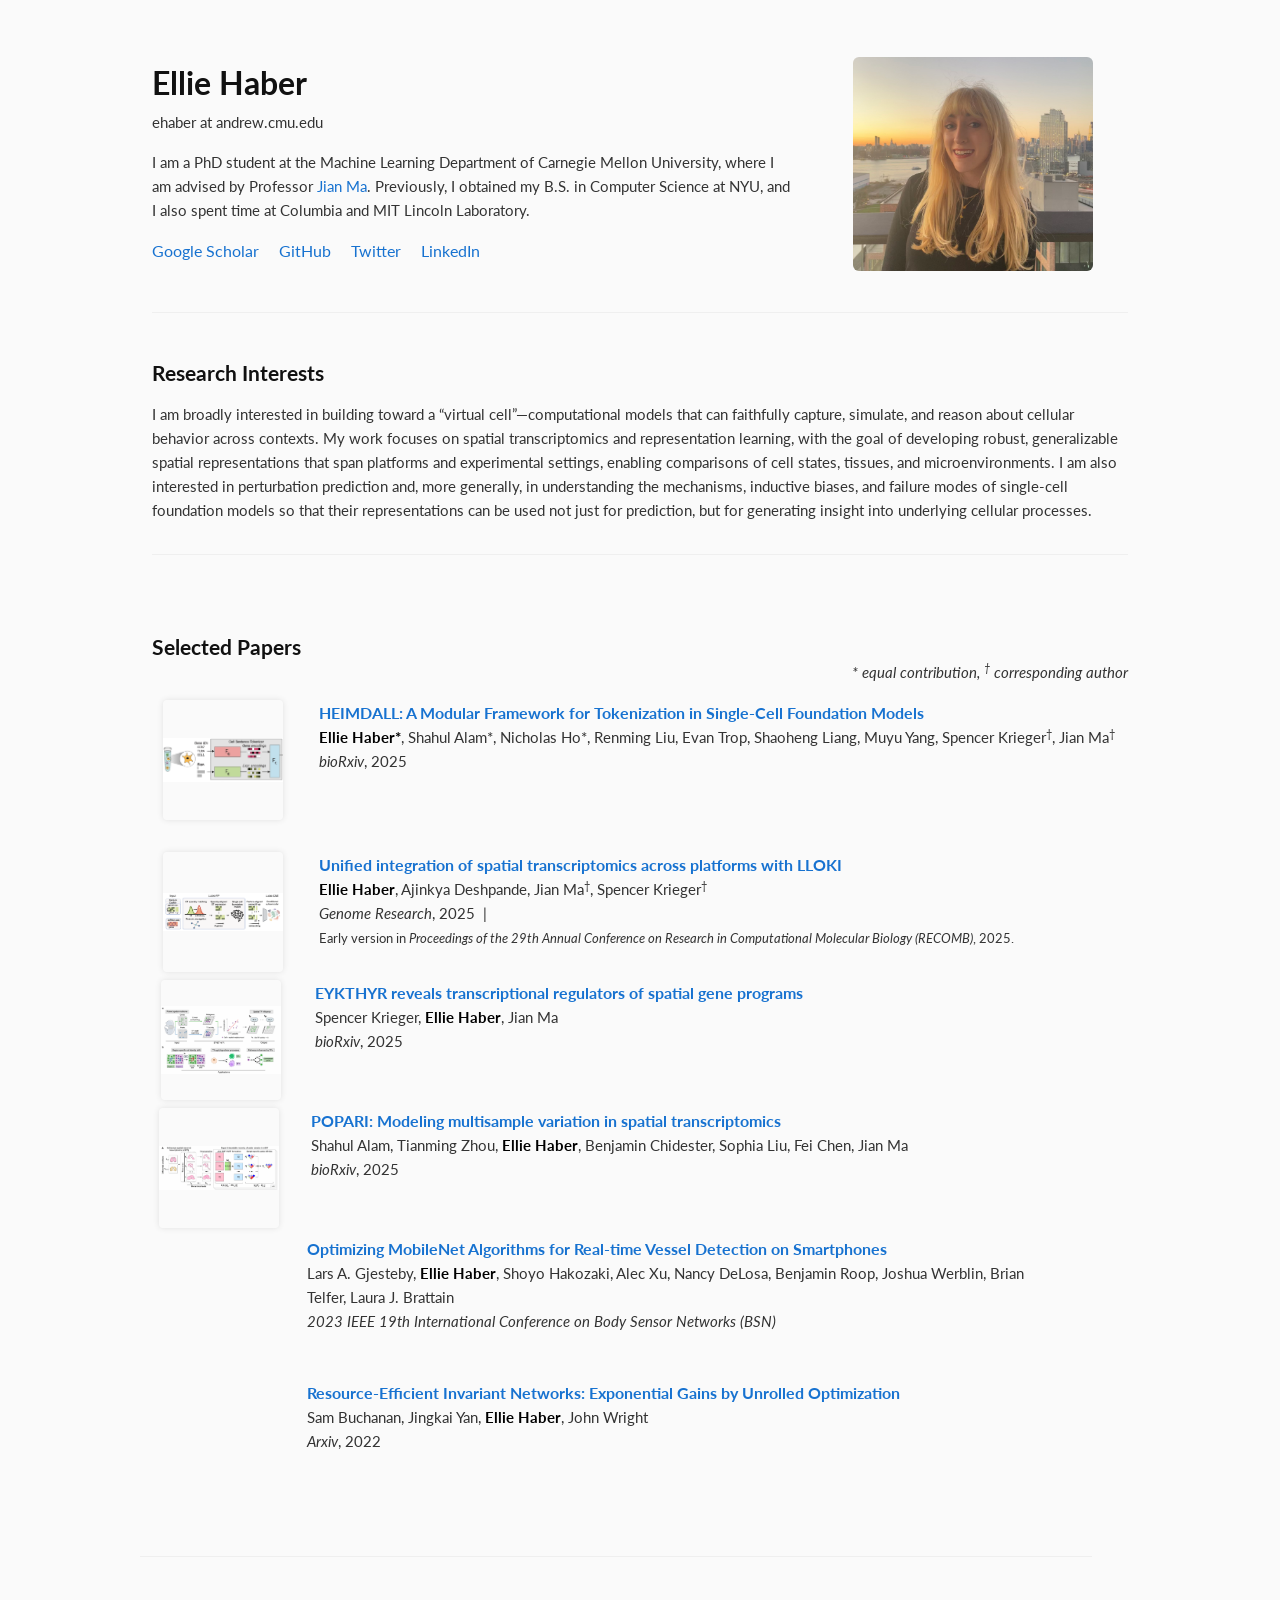
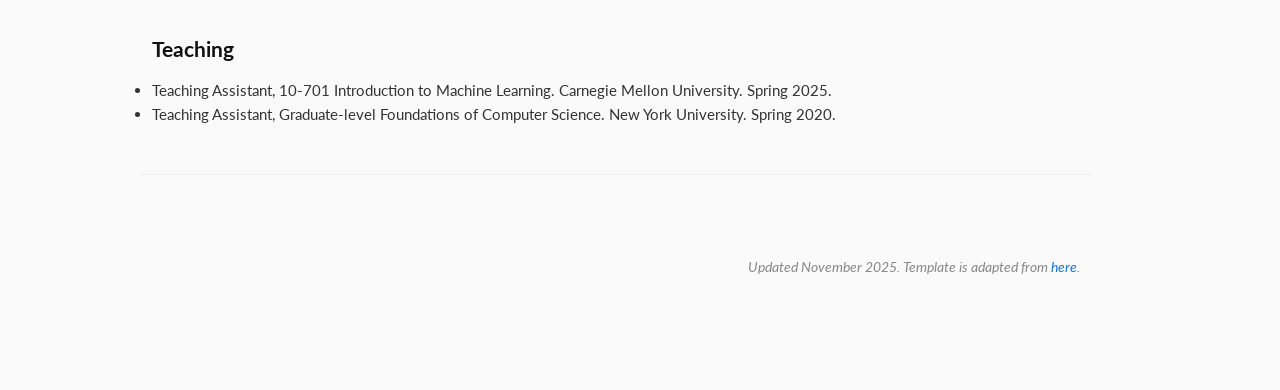
<file: index.html>
<!DOCTYPE html>
<html lang="en">
<head>
  <meta charset="UTF-8">
  <title>Ellie Haber</title>
  <meta name="author" content="Ellie Haber">
  <meta name="viewport" content="width=device-width, initial-scale=1">

  <!-- Bootstrap 5 CSS -->
  <link 
    href="https://cdn.jsdelivr.net/npm/bootstrap@5.3.0/dist/css/bootstrap.min.css" 
    rel="stylesheet"
  >
  
  <!-- Your Custom Stylesheet (Merged CSS) -->
  <link rel="stylesheet" href="wip_stylesheet.css">

  <!-- Favicon -->
  <link rel="icon" type="image/png" href="images/icon.jpeg">
</head>
<body>




<!-- MAIN CONTENT -->
<div class="container my-5">

  <!-- HEADER / INTRO -->
  <div class="row align-items-center">
    <div class="col-md-8 text-md-start mb-3">
      <!-- We replace <name> tag with .name-large or just use an H1 -->
      <h1 class="name-large fw-bold">Ellie Haber</h1>
      <p>ehaber at andrew.cmu.edu</p>
      <p>
        I am a PhD student at the Machine Learning Department of Carnegie Mellon University, 
        where I am advised by Professor 
        <a href="https://www.cs.cmu.edu/~jianma/">Jian Ma</a>. 
        Previously, I obtained my B.S. in Computer Science at NYU, and I also spent time at Columbia and MIT Lincoln Laboratory. 

      </p>
      <div class="social-links">
        <a href="https://scholar.google.com/citations?user=KwWymY0AAAAJ&hl=en" target="_blank">Google Scholar</a>
        <a href="https://github.com/elliehaber07" target="_blank">GitHub</a>
        <a href="https://twitter.com/ellie_haber" target="_blank">Twitter</a>
        <a href="https://www.linkedin.com/in/ellie-haber/" target="_blank">LinkedIn</a>
      </div>
    </div>
    <div class="col-md-4 text-center">
      <a href="images/photo.png">
        <img 
          src="images/ellie_photo.jpg" 
          alt="profile photo" 
          class="profile-image" 
        >
      </a>
    </div>
  </div>
  
  <!-- RESEARCH SECTION -->
  <hr class="section-divider" />
  <h2 class="custom-heading" id="research">Research Interests</h2>
  <p>
    I am broadly interested in building toward
    a “virtual cell”—computational models that can faithfully
    capture, simulate, and reason about cellular behavior across contexts. 
    My work focuses on spatial transcriptomics and representation learning,
    with the goal of developing robust, generalizable spatial representations that span 
    platforms and experimental settings,
    enabling comparisons of cell states, tissues, and microenvironments.
    I am also interested in perturbation prediction and, more generally,
    in understanding the mechanisms, inductive biases, and failure modes of single-cell
    foundation models so that their representations can be used not just for prediction, 
    but for generating insight into underlying cellular processes.
  </p>


  <!-- SELECTED WORKS -->
  <hr class="section-divider" />
  <!-- <h2 class="custom-heading" id="preprint">Selected works</h2> -->
  <div class="d-flex align-items-baseline gap-2">
    <h2 class="custom-heading mb-0" id="preprint">Selected Papers</h2>
  </div>
  <p class="text-end"><em>* equal contribution, <sup>&dagger;</sup> corresponding author</em></p>

  <!-- Heimdall -->
  <div class="row mb-4 paper-row align-items-start">
    <div class="col-12 col-md-2 text-center mb-2">
      <img src="images/heimdall_overview.jpg" alt="heimdall" class="paper-image img-fluid">
    </div>
    <div class="col-12 col-md-10">
      <a href="https://www.biorxiv.org/content/10.1101/2025.11.09.687403v1" class="paper-title">
        HEIMDALL: A Modular Framework for Tokenization in Single-Cell Foundation Models
      </a><br>
      <strong class="author-highlight">Ellie Haber*</strong>,
      Shahul Alam*,
      Nicholas Ho*,
      Renming Liu,
      Evan Trop,
      Shaoheng Liang,
      Muyu Yang, 
      Spencer Krieger<sup>&dagger;</sup>, 
      Jian Ma<sup>&dagger;</sup>
      <br>
      <em>bioRxiv</em>, 2025
    </div>
  </div>

  <!-- LLOKI -->
  <div class="row mb-4 paper-row align-items-start">
    <div class="col-12 col-md-2 text-center mb-2">
      <img src="images/lloki-fig.png" alt="LLOKI" class="paper-image img-fluid">
    </div>
    <div class="col-12 col-md-10">
      <a href="https://genome.cshlp.org/content/early/2025/11/12/gr.280803.125" class="paper-title">
        Unified integration of spatial transcriptomics across platforms with LLOKI
      </a><br>
      <strong class="author-highlight">Ellie Haber</strong>,
       Ajinkya Deshpande, Jian Ma<sup>&dagger;</sup>, Spencer Krieger<sup>&dagger;</sup>
      <br>
      <em>Genome Research</em>, 2025  &nbsp;|&nbsp; 
      <p class="mb-0">
      <small>
        Early version in <em>Proceedings of the 29th Annual Conference on Research in Computational Molecular Biology (RECOMB)</em>, 2025.
      </small>
    </p>
  </div>

    <!-- Eykthyr -->
  <div class="row mb-4 paper-row align-items-start">
    <div class="col-12 col-md-2 text-center mb-2">
      <img src="images/eykthyr-fig.png" alt="Eykthyr" class="paper-image img-fluid">
    </div>
    <div class="col-12 col-md-10">
      <a href="https://www.biorxiv.org/content/10.1101/2025.05.19.654884v1" class="paper-title">
        EYKTHYR reveals transcriptional regulators of spatial gene programs
      </a><br>
        Spencer Krieger, 
      <strong class="author-highlight">Ellie Haber</strong>,
      Jian Ma
      <br>
      <em>bioRxiv</em>, 2025
  </div>

     <!-- Popari -->
  <div class="row mb-4 paper-row align-items-start">
    <div class="col-12 col-md-2 text-center mb-2">
      <img src="images/popari-fig.png" alt="Popari" class="paper-image img-fluid">
    </div>
    <div class="col-12 col-md-10">
      <a href="https://www.biorxiv.org/content/10.1101/2025.05.08.652741v1" class="paper-title">
        POPARI: Modeling multisample variation in spatial transcriptomics
      </a><br>
        Shahul Alam, Tianming Zhou,  
      <strong class="author-highlight">Ellie Haber</strong>, Benjamin Chidester, Sophia Liu, Fei Chen, Jian Ma
      <br>
     <em>bioRxiv</em>, 2025
  </div>

         <!-- MITLL -->
<!-- MobileNet paper -->
<div class="row mb-4 paper-row align-items-start">
  <div class="col-12 col-md-2 text-center mb-2">
    <!-- no image -->
  </div>
  <div class="col-12 col-md-10">
    <a href="https://ieeexplore.ieee.org/abstract/document/10330916" class="paper-title">
      Optimizing MobileNet Algorithms for Real-time Vessel Detection on Smartphones
    </a><br>
    Lars A. Gjesteby,
    <strong class="author-highlight">Ellie Haber</strong>, Shoyo Hakozaki, Alec Xu,
    Nancy DeLosa, Benjamin Roop, Joshua Werblin, Brian Telfer, Laura J. Brattain
    <br>
    <em>2023 IEEE 19th International Conference on Body Sensor Networks (BSN)</em>
  </div>
</div>


<!-- Invariant Nets -->
<div class="row mb-4 paper-row align-items-start">
  <div class="col-12 col-md-2 text-center mb-2">
    <!-- intentionally left empty to align with image layout -->
  </div>
  <div class="col-12 col-md-10">
    <a href="https://arxiv.org/abs/2203.05006" class="paper-title">
      Resource-Efficient Invariant Networks: Exponential Gains by Unrolled Optimization
    </a><br>
    Sam Buchanan, Jingkai Yan,
    <strong class="author-highlight">Ellie Haber</strong>,
    John Wright
    <br>
    <em>Arxiv</em>, 2022
  </div>
</div>




    


 

  


  



  <!-- TEACHING SECTION -->
  <hr class="section-divider" />
  <h2 class="custom-heading" id="teaching">Teaching</h2>
  <ul>
    <li>Teaching Assistant, 10-701 Introduction to Machine Learning. Carnegie Mellon University. Spring 2025.</li>
    <li>Teaching Assistant, Graduate-level Foundations of Computer Science. New York University. Spring 2020.</li>
  </ul>


  <!-- FOOTER (optional) -->
  <hr class="section-divider" />
  <div class="text-end text-muted" style="font-size: 0.9rem;">
    <p>
      Updated November 2025. Template is
      adapted from <a href="https://github.com/jonbarron/jonbarron_website">here</a>.
    </p>
  </div>

<!-- Bootstrap JS (needed for navbar toggling, etc.) -->
<script 
  src="https://cdn.jsdelivr.net/npm/bootstrap@5.3.0/dist/js/bootstrap.bundle.min.js">
</script>
</body>
</html>
</file>
<file: wip_stylesheet.css>
/* =========================
   1) Load the Lato font 
   ========================= */
/* If you used the @import approach, just remove the old @font-face blocks. */

@import url('https://fonts.googleapis.com/css2?family=Lato:wght@400;700&display=swap');


/* =========================
   2) Base + Body Styles 
   ========================= */
   html, body {
    margin: 0;
    padding: 0;
    box-sizing: border-box;
  }
  
  @media (max-width: 768px) {
    body {
      padding: 0 0.5rem; /* Smaller padding for mobile */
    }
  }
  
  .container {
    max-width: 1200px; /* Center content on larger screens */
    margin: 0 auto;
    padding: 0 7rem;
  }
  
  @media (max-width: 768px) {
    .container {
      padding: 0 0.5rem; /* Narrower padding on mobile */
    }
  }

  body {
    font-family: 'Lato', Verdana, Helvetica, sans-serif;
    font-size: 15px;
    color: #333;
    line-height: 1.6;
    background-color: #fafafa; /* Subtle off-white background for a cleaner look */
  }
  
  a {
    color: #1772d0;    /* “brand” link color */
    text-decoration: none;
    transition: color 0.2s ease-in-out;
  }
  a:hover,
  a:focus {
    color: #f09228;    /* accent color on hover */
    text-decoration: none;
  }
  
  /* =========================
     3) Navbar Styles 
     ========================= */
  .navbar {
    background-color: #fff;               /* White navbar for a clean look */
    border-bottom: 1px solid #ddd;        /* Subtle border for separation */
  }
  
  .navbar-brand {
    color: #1772d0 !important;           /* Force brand color */
    font-weight: 700 !important;         /* Make brand stand out */
    font-size: 1.25rem !important;
  }
  
  /* Navbar toggle icon (hamburger) for mobile */
  .navbar-toggler {
    border: none;
  }

  /* =========================
     4) Headings & Section Titles 
     ========================= */
  h1, h2, h3, h4, h5 {
    font-family: 'Lato', Verdana, Helvetica, sans-serif;
    color: #111;
    margin-top: 1rem;
    margin-bottom: 1rem;
  }
  
  .name-large {
    font-size: 2.0rem;  /* a bit larger than your original 32px (2rem = 32px, adjust as needed) */
    font-weight: 700;
    margin-bottom: 0.5rem;
  }
  
  .custom-heading {
    font-size: 1.3rem;  /* consistent sizing for section headings */
    margin-top: 3rem;   /* breathing room before headings */
    margin-bottom: 1rem;
    font-weight: 700;
    color: #111;
  }
  
  /* =========================
     5) Horizontal Rule 
     ========================= */
  .section-divider {
    border: 0;
    height: 1px;
    background: #ccc;
    margin: 2rem 0; /* more breathing room around horizontal rules */
  }
  
  /* =========================
     6) Paper / Row Layout 
     ========================= */
  .paper-row {
    min-height: 120px; /* Adjust as you like; 160px might be tall for short text. */
    display: flex;
    align-items: center;
    margin-bottom: 1.5rem; /* consistent spacing between rows */
  }
  
  .paper-image {
    width: 120px;      /* or whatever fixed dimension you want */
    height: 120px; 
    object-fit: contain;  /* show entire image within the box, with possible empty space */
    display: block;
    margin: 0 auto;
    border-radius: 4px;  
    box-shadow: 0 0 6px rgba(0, 0, 0, 0.1);
  }
  
  /* Paper title bigger than default */
  .paper-title {
    font-size: 16px; 
    font-weight: 700;
    margin-bottom: 0.25rem;
  }
  
  /* Example: highlight for the authors' names */
  .author-highlight {
    color: #000000;  /* brand color or any strong accent color */
    font-weight: 700;
  }
  
  /* =========================
     7) Profile & Project Images 
     ========================= */
  .profile-img,
  .paper-image {
    transition: transform 0.2s ease-in-out;
  }
  
  .profile-img:hover,
  .paper-image:hover {
    transform: scale(1.03);
  }

  .profile-image {
    max-width: 240px;
    height: auto;
    border-radius: 6px;
    object-fit: cover;
    display: block;
    margin: 0 auto;
  }
  
  
  /* =========================
     8) Social Links 
     ========================= */
  .social-links a {
    display: inline-block;
    margin-right: 1rem;
    font-weight: 400;
    font-size: 1rem;
  }
  
  /* If you want them to be subtle icons, consider 
     using font-awesome or brand icons. 
     Example:
       <i class="fab fa-twitter"></i> Twitter
     Then style .fab accordingly.
  */
  
  /* =========================
     9) Footer / Misc 
     ========================= */
  .text-end.text-muted {
    color: #888 !important;
    margin-top: 3rem; /* push the footer down a bit */
    font-size: 0.85rem;
    font-style: italic;
  }
</file>
